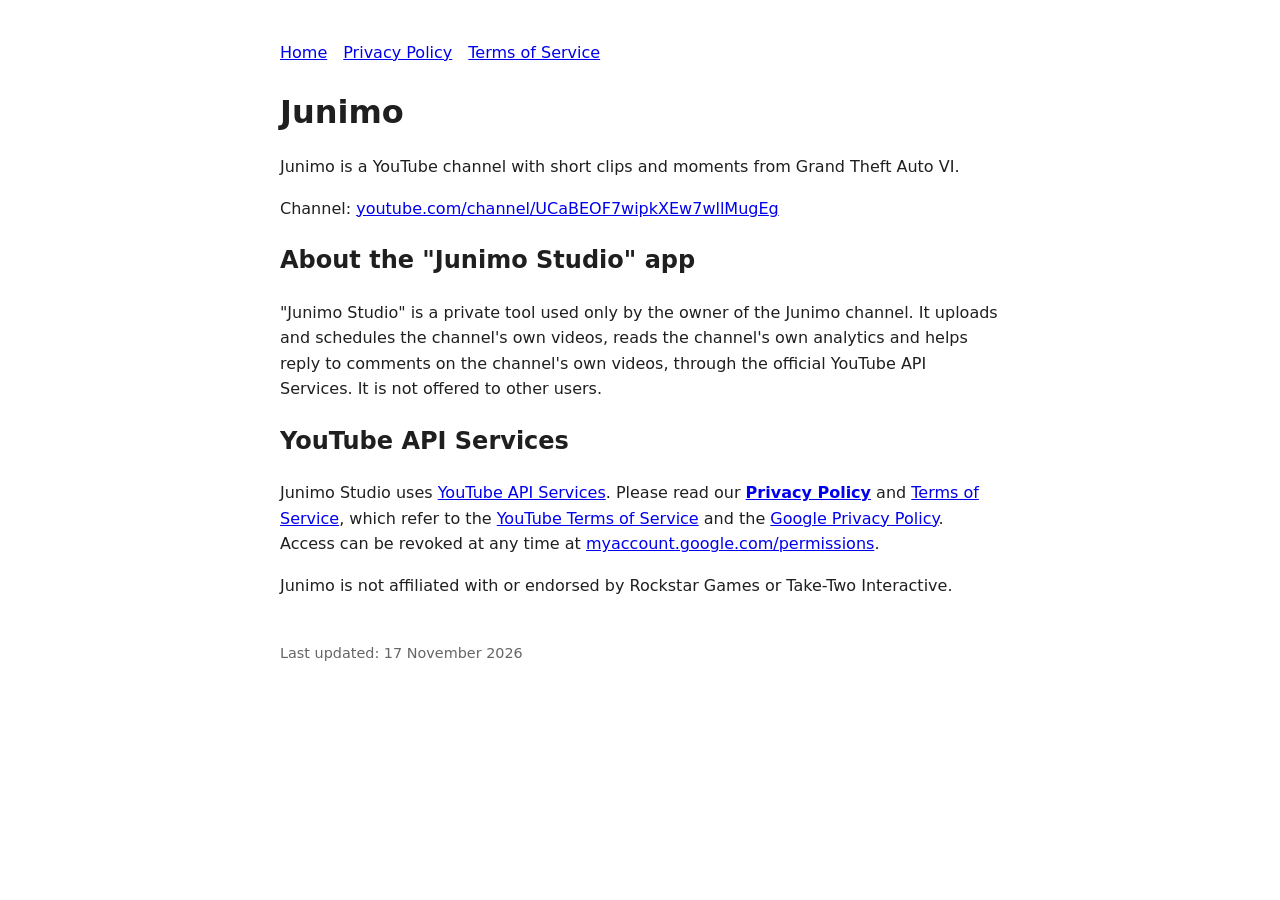
<file: index.html>
<!doctype html><html lang="en"><head><meta charset="utf-8"><meta name="viewport" content="width=device-width,initial-scale=1">
<title>Junimo – GTA 6 Shorts</title><link rel="stylesheet" href="style.css"></head><body>
<nav><a href="index.html">Home</a><a href="privacy.html">Privacy Policy</a><a href="terms.html">Terms of Service</a></nav>
<h1>Junimo</h1>
<p>Junimo is a YouTube channel with short clips and moments from Grand Theft Auto VI.</p>
<p>Channel: <a href="https://www.youtube.com/channel/UCaBEOF7wipkXEw7wllMugEg">youtube.com/channel/UCaBEOF7wipkXEw7wllMugEg</a></p>
<h2>About the "Junimo Studio" app</h2>
<p>"Junimo Studio" is a private tool used only by the owner of the Junimo channel. It uploads and schedules the channel's own videos,
reads the channel's own analytics and helps reply to comments on the channel's own videos, through the official YouTube API Services.
It is not offered to other users.</p>
<h2>YouTube API Services</h2>
<p>Junimo Studio uses <a href="https://developers.google.com/youtube">YouTube API Services</a>.
Please read our <a href="privacy.html"><strong>Privacy Policy</strong></a> and <a href="terms.html">Terms of Service</a>, which refer to the
<a href="https://www.youtube.com/t/terms">YouTube Terms of Service</a> and the
<a href="https://policies.google.com/privacy">Google Privacy Policy</a>.
Access can be revoked at any time at <a href="https://myaccount.google.com/permissions">myaccount.google.com/permissions</a>.</p>
<p>Junimo is not affiliated with or endorsed by Rockstar Games or Take-Two Interactive.</p>
<footer>Last updated: 17 November 2026</footer></body></html>
</file>
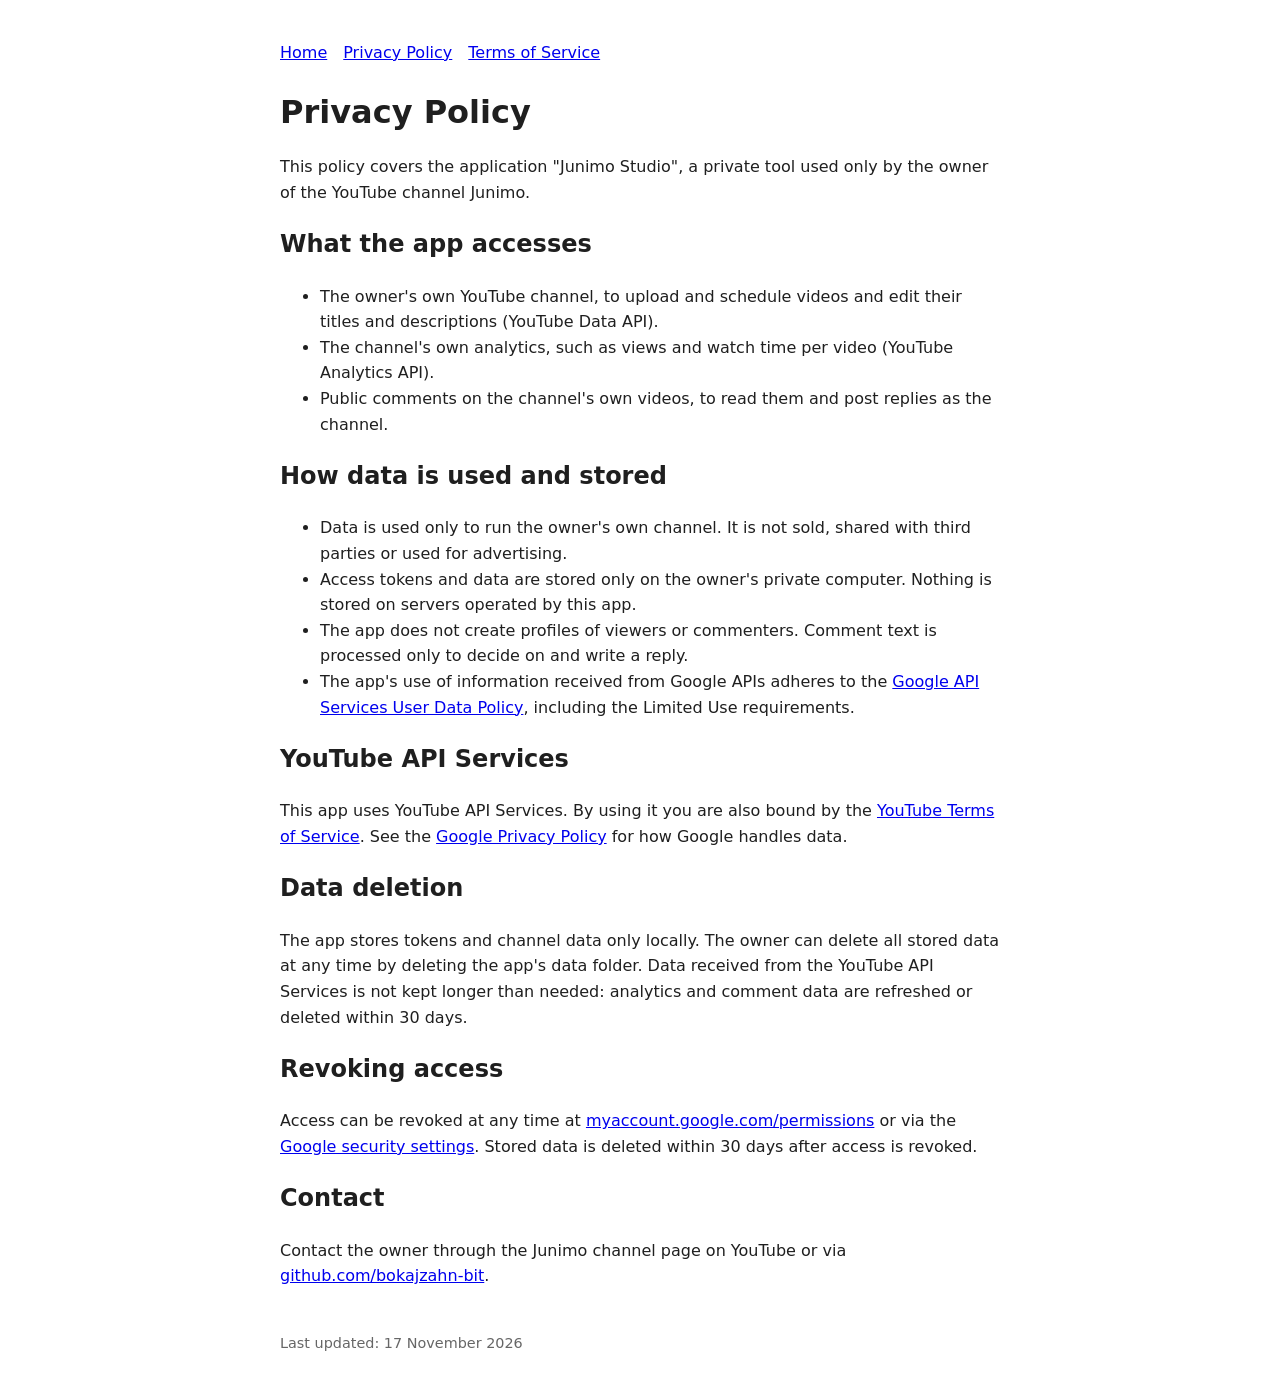
<file: privacy.html>
<!doctype html><html lang="en"><head><meta charset="utf-8"><meta name="viewport" content="width=device-width,initial-scale=1">
<title>Privacy Policy – Junimo</title><link rel="stylesheet" href="style.css"></head><body>
<nav><a href="index.html">Home</a><a href="privacy.html">Privacy Policy</a><a href="terms.html">Terms of Service</a></nav>
<h1>Privacy Policy</h1>
<p>This policy covers the application "Junimo Studio", a private tool used only by the owner of the YouTube channel Junimo.</p>
<h2>What the app accesses</h2>
<ul>
<li>The owner's own YouTube channel, to upload and schedule videos and edit their titles and descriptions (YouTube Data API).</li>
<li>The channel's own analytics, such as views and watch time per video (YouTube Analytics API).</li>
<li>Public comments on the channel's own videos, to read them and post replies as the channel.</li>
</ul>
<h2>How data is used and stored</h2>
<ul>
<li>Data is used only to run the owner's own channel. It is not sold, shared with third parties or used for advertising.</li>
<li>Access tokens and data are stored only on the owner's private computer. Nothing is stored on servers operated by this app.</li>
<li>The app does not create profiles of viewers or commenters. Comment text is processed only to decide on and write a reply.</li>
<li>The app's use of information received from Google APIs adheres to the
<a href="https://developers.google.com/terms/api-services-user-data-policy">Google API Services User Data Policy</a>, including the Limited Use requirements.</li>
</ul>
<h2>YouTube API Services</h2>
<p>This app uses YouTube API Services. By using it you are also bound by the
<a href="https://www.youtube.com/t/terms">YouTube Terms of Service</a>. See the
<a href="https://policies.google.com/privacy">Google Privacy Policy</a> for how Google handles data.</p>
<h2>Data deletion</h2>
<p>The app stores tokens and channel data only locally. The owner can delete all stored data at any time by deleting the app's data folder.
Data received from the YouTube API Services is not kept longer than needed: analytics and comment data are refreshed or deleted within 30 days.</p>
<h2>Revoking access</h2>
<p>Access can be revoked at any time at <a href="https://myaccount.google.com/permissions">myaccount.google.com/permissions</a>
or via the <a href="https://security.google.com/settings/security/permissions">Google security settings</a>. Stored data is deleted within 30 days after access is revoked.</p>
<h2>Contact</h2>
<p>Contact the owner through the Junimo channel page on YouTube or via <a href="https://github.com/bokajzahn-bit">github.com/bokajzahn-bit</a>.</p>
<footer>Last updated: 17 November 2026</footer></body></html>
</file>
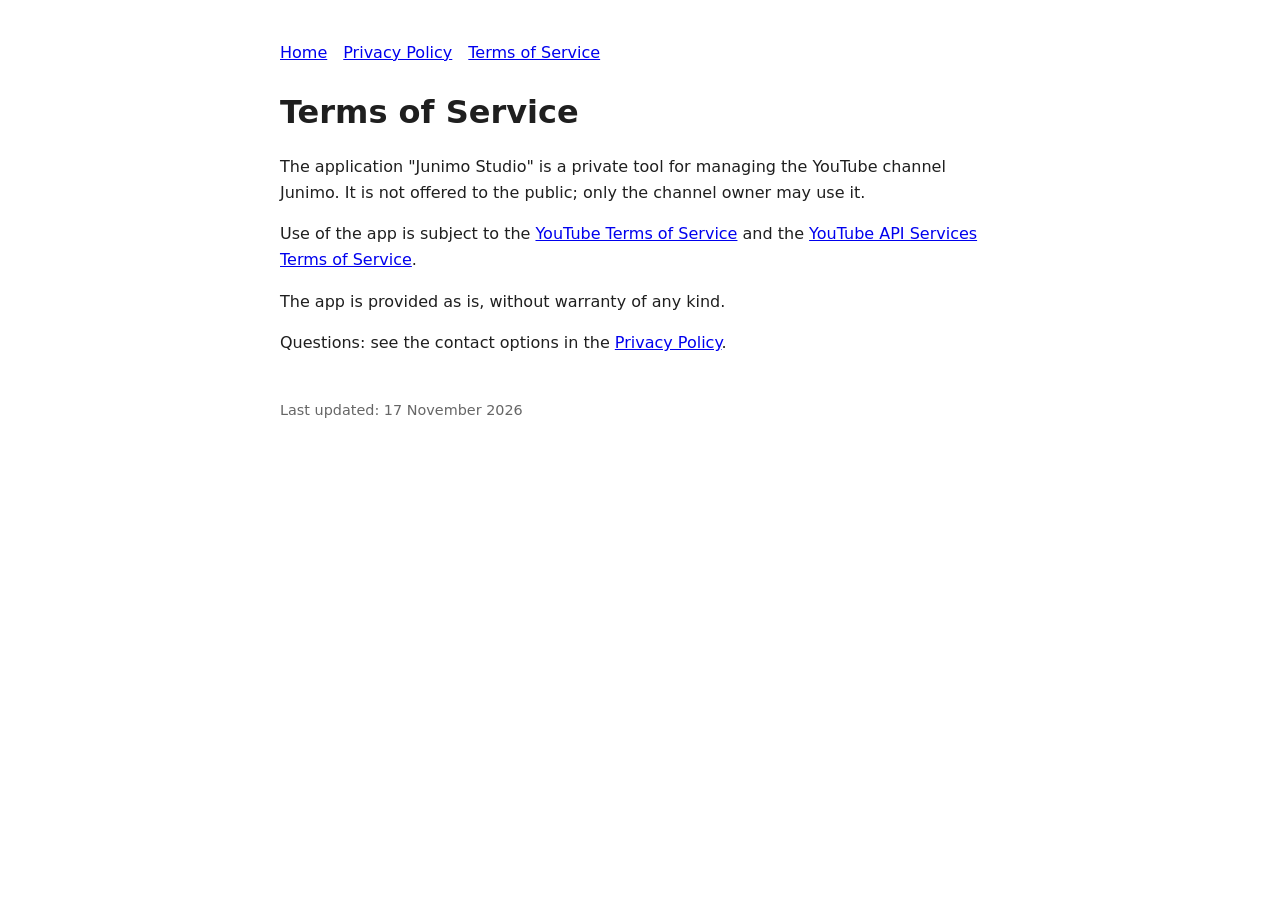
<file: terms.html>
<!doctype html><html lang="en"><head><meta charset="utf-8"><meta name="viewport" content="width=device-width,initial-scale=1">
<title>Terms of Service – Junimo</title><link rel="stylesheet" href="style.css"></head><body>
<nav><a href="index.html">Home</a><a href="privacy.html">Privacy Policy</a><a href="terms.html">Terms of Service</a></nav>
<h1>Terms of Service</h1>
<p>The application "Junimo Studio" is a private tool for managing the YouTube channel Junimo. It is not offered to the public; only the channel owner may use it.</p>
<p>Use of the app is subject to the <a href="https://www.youtube.com/t/terms">YouTube Terms of Service</a> and the
<a href="https://developers.google.com/youtube/terms/api-services-terms-of-service">YouTube API Services Terms of Service</a>.</p>
<p>The app is provided as is, without warranty of any kind.</p>
<p>Questions: see the contact options in the <a href="privacy.html">Privacy Policy</a>.</p>
<footer>Last updated: 17 November 2026</footer></body></html>
</file>
<file: style.css>
body{font-family:system-ui,-apple-system,Segoe UI,Roboto,sans-serif;max-width:720px;margin:40px auto;padding:0 20px;line-height:1.6;color:#1f1f1f}
h1{margin-bottom:.2em}nav a{margin-right:1em}footer{margin-top:3em;font-size:.9em;color:#666}
</file>
